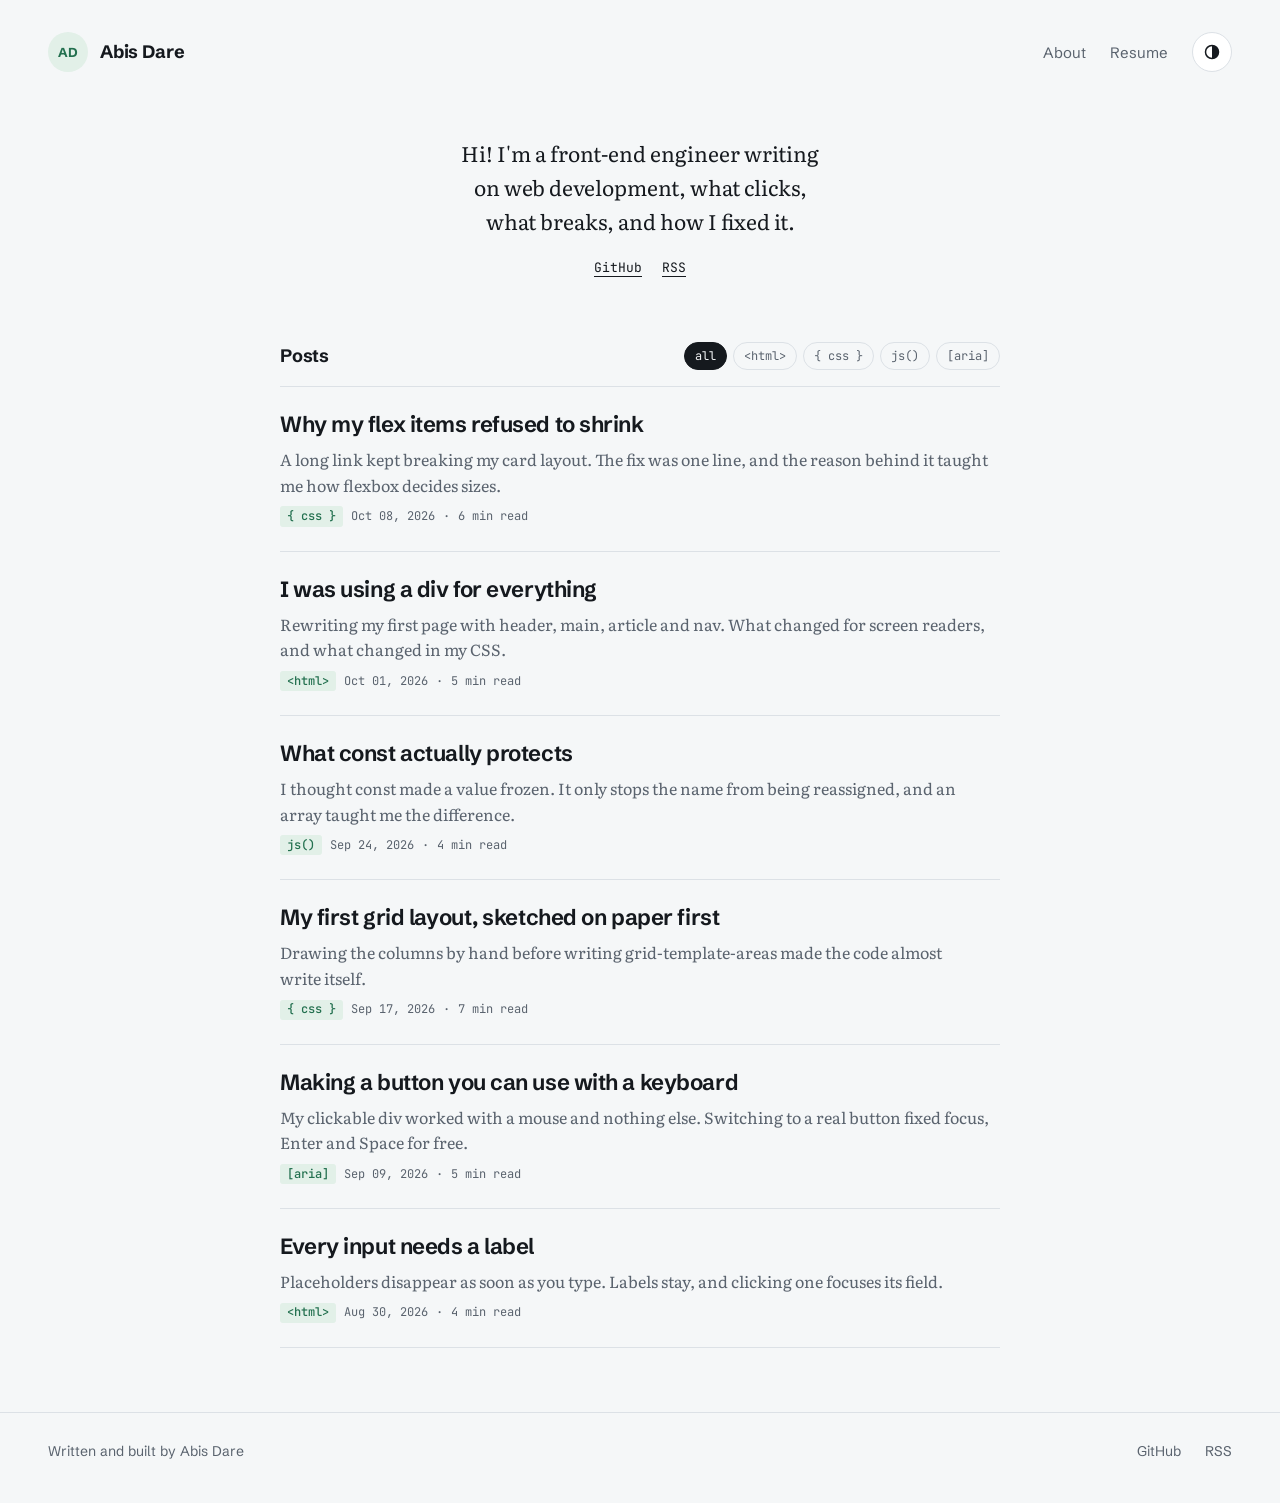
<file: index.html>
<!doctype html>
<html lang="en">
<head>
  <meta charset="utf-8">
  <meta name="viewport" content="width=device-width, initial-scale=1">
  <title>Abis · Learning front-end</title>
  <meta name="description" content="Notes from learning front-end web development: HTML, CSS, JavaScript and accessibility.">
  <link rel="preconnect" href="https://fonts.googleapis.com">
  <link rel="preconnect" href="https://fonts.gstatic.com" crossorigin>
  <link rel="stylesheet" href="https://fonts.googleapis.com/css2?family=JetBrains+Mono:wght@400;500&family=Literata:opsz,wght@7..72,400..600&family=Schibsted+Grotesk:wght@400..900&display=swap">
  <link rel="stylesheet" href="styles.css">
</head>
<body>
  <!--PAGE-->
  <header class="site-header">
    <div class="bar">
      <a class="logo" href="index.html" aria-label="Abis Dare, home">
        <span class="avatar" aria-hidden="true">AD</span>
        Abis Dare
      </a>
      <nav class="site-nav" aria-label="Main">
        <a href="about.html">About</a>
        <a href="resume.html">Resume</a>
        <button class="theme-toggle" type="button" aria-label="Switch light or dark theme">
          <svg viewBox="0 0 16 16" aria-hidden="true"><circle cx="8" cy="8" r="6.5" fill="none" stroke="currentColor" stroke-width="1.5"/><path d="M8 1.5a6.5 6.5 0 0 1 0 13z" fill="currentColor"/></svg>
        </button>
      </nav>
    </div>
  </header>

  <main>
    <section class="intro wrap" aria-labelledby="name">
      <h1 class="visually-hidden" id="name">Abis Dare</h1>
      <p class="tagline">Hi! I'm a front-end engineer writing on web development, what clicks, what breaks, and how I fixed it.</p>
      <p class="intro-links"><a href="#">GitHub</a><a href="#">RSS</a></p>

    </section>

    <section class="posts wrap" aria-labelledby="posts-heading">
      <div class="section-head">
        <h2 id="posts-heading">Posts</h2>
        <div class="filters" role="group" aria-label="Filter posts by topic">
          <button class="filter" type="button" data-topic="all" aria-pressed="true">all</button>
          <button class="filter" type="button" data-topic="html" aria-pressed="false">&lt;html&gt;</button>
          <button class="filter" type="button" data-topic="css" aria-pressed="false">{ css }</button>
          <button class="filter" type="button" data-topic="js" aria-pressed="false">js()</button>
          <button class="filter" type="button" data-topic="a11y" aria-pressed="false">[aria]</button>
        </div>
      </div>

      <ol class="post-list" reversed>
        <li class="post-item" data-topic="css">
          <a href="post.html">
            <h3 class="post-title"><span>Why my flex items refused to shrink</span></h3>
            <p class="post-summary">A long link kept breaking my card layout. The fix was one line, and the reason behind it taught me how flexbox decides sizes.</p>
            <div class="post-meta"><span class="tag">{ css }</span><time class="post-date" datetime="2026-10-08">Oct 08, 2026</time><span aria-hidden="true">·</span><span>6 min read</span></div>
          </a>
        </li>
        <li class="post-item" data-topic="html">
          <a href="post.html">
            <h3 class="post-title"><span>I was using a div for everything</span></h3>
            <p class="post-summary">Rewriting my first page with header, main, article and nav. What changed for screen readers, and what changed in my CSS.</p>
            <div class="post-meta"><span class="tag">&lt;html&gt;</span><time class="post-date" datetime="2026-10-01">Oct 01, 2026</time><span aria-hidden="true">·</span><span>5 min read</span></div>
          </a>
        </li>
        <li class="post-item" data-topic="js">
          <a href="post.html">
            <h3 class="post-title"><span>What const actually protects</span></h3>
            <p class="post-summary">I thought const made a value frozen. It only stops the name from being reassigned, and an array taught me the difference.</p>
            <div class="post-meta"><span class="tag">js()</span><time class="post-date" datetime="2026-09-24">Sep 24, 2026</time><span aria-hidden="true">·</span><span>4 min read</span></div>
          </a>
        </li>
        <li class="post-item" data-topic="css">
          <a href="post.html">
            <h3 class="post-title"><span>My first grid layout, sketched on paper first</span></h3>
            <p class="post-summary">Drawing the columns by hand before writing grid-template-areas made the code almost write itself.</p>
            <div class="post-meta"><span class="tag">{ css }</span><time class="post-date" datetime="2026-09-17">Sep 17, 2026</time><span aria-hidden="true">·</span><span>7 min read</span></div>
          </a>
        </li>
        <li class="post-item" data-topic="a11y">
          <a href="post.html">
            <h3 class="post-title"><span>Making a button you can use with a keyboard</span></h3>
            <p class="post-summary">My clickable div worked with a mouse and nothing else. Switching to a real button fixed focus, Enter and Space for free.</p>
            <div class="post-meta"><span class="tag">[aria]</span><time class="post-date" datetime="2026-09-09">Sep 09, 2026</time><span aria-hidden="true">·</span><span>5 min read</span></div>
          </a>
        </li>
        <li class="post-item" data-topic="html">
          <a href="post.html">
            <h3 class="post-title"><span>Every input needs a label</span></h3>
            <p class="post-summary">Placeholders disappear as soon as you type. Labels stay, and clicking one focuses its field.</p>
            <div class="post-meta"><span class="tag">&lt;html&gt;</span><time class="post-date" datetime="2026-08-30">Aug 30, 2026</time><span aria-hidden="true">·</span><span>4 min read</span></div>
          </a>
        </li>
      </ol>
      <p class="empty" hidden>No posts on this topic yet.</p>
    </section>
  </main>

  <footer class="site-footer">
    <div class="bar">
      <p>Written and built by Abis Dare</p>
      <nav aria-label="Elsewhere">
        <a href="#">GitHub</a>
        <a href="#">RSS</a>
      </nav>
    </div>
  </footer>
  <!--/PAGE-->

  <script src="script.js"></script>
</body>
</html>
</file>
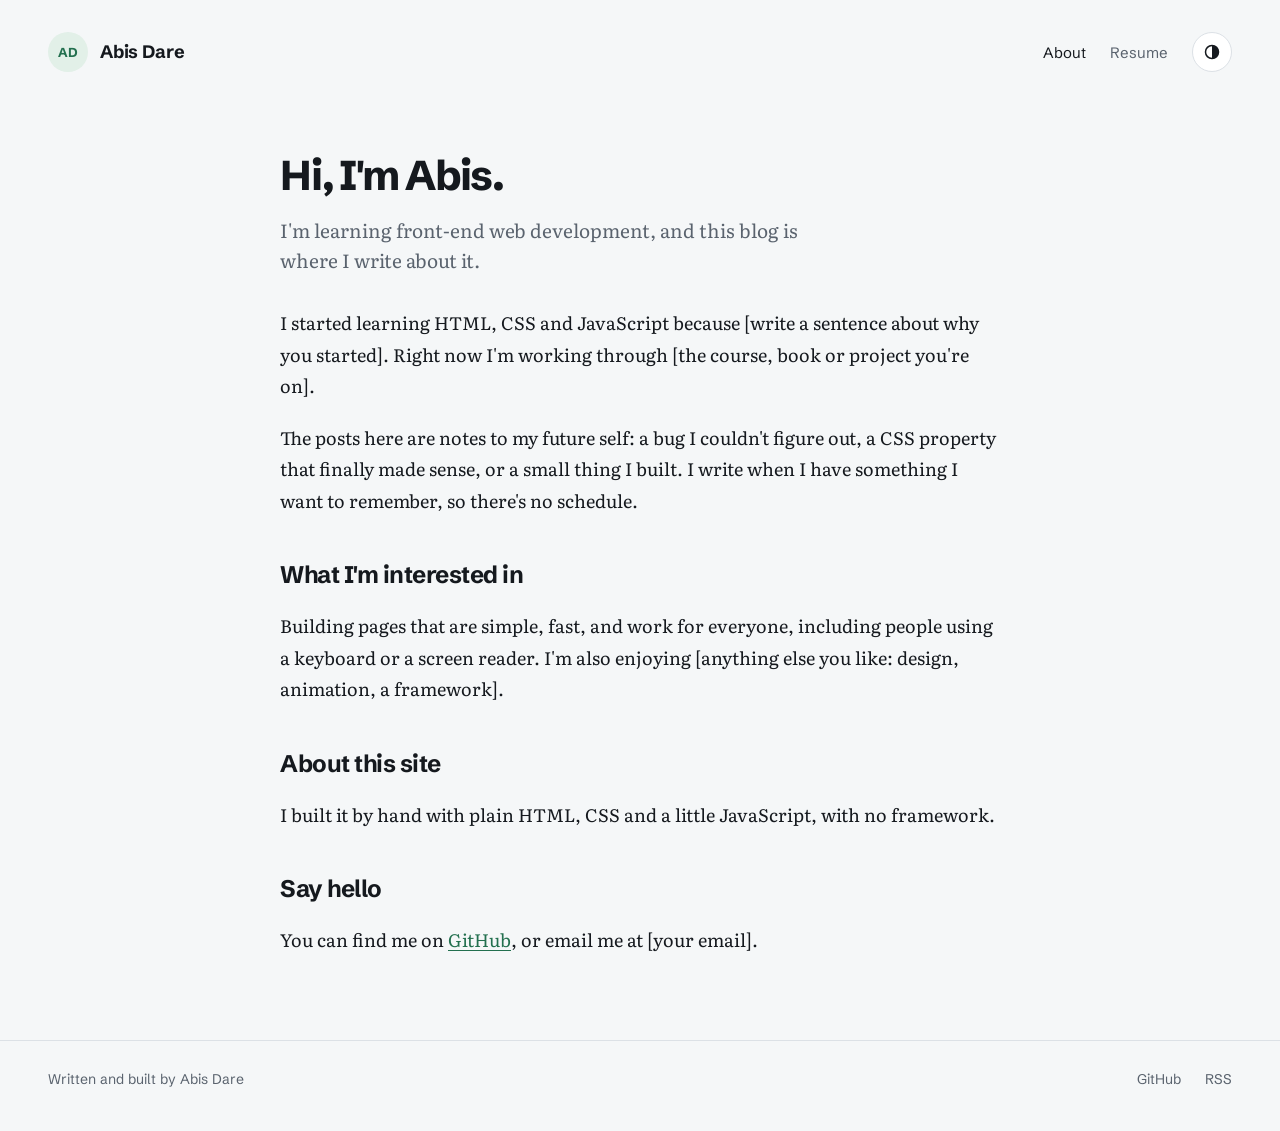
<file: about.html>
<!doctype html>
<html lang="en">
<head>
  <meta charset="utf-8">
  <meta name="viewport" content="width=device-width, initial-scale=1">
  <title>About · Abis</title>
  <meta name="description" content="About Abis and this blog.">
  <link rel="preconnect" href="https://fonts.googleapis.com">
  <link rel="preconnect" href="https://fonts.gstatic.com" crossorigin>
  <link rel="stylesheet" href="https://fonts.googleapis.com/css2?family=JetBrains+Mono:wght@400;500&family=Literata:opsz,wght@7..72,400..600&family=Schibsted+Grotesk:wght@400..900&display=swap">
  <link rel="stylesheet" href="styles.css">
</head>
<body>
  <!--PAGE-->
  <header class="site-header">
    <div class="bar">
      <a class="logo" href="index.html" aria-label="Abis Dare, home">
        <span class="avatar" aria-hidden="true">AD</span>
        Abis Dare
      </a>
      <nav class="site-nav" aria-label="Main">
        <a href="about.html" aria-current="page">About</a>
        <a href="resume.html">Resume</a>
        <button class="theme-toggle" type="button" aria-label="Switch light or dark theme">
          <svg viewBox="0 0 16 16" aria-hidden="true"><circle cx="8" cy="8" r="6.5" fill="none" stroke="currentColor" stroke-width="1.5"/><path d="M8 1.5a6.5 6.5 0 0 1 0 13z" fill="currentColor"/></svg>
        </button>
      </nav>
    </div>
  </header>

  <main class="page wrap">
    <header class="page-head">
      <h1>Hi, I'm Abis.</h1>
      <p class="lede">I'm learning front-end web development, and this blog is where I write about it.</p>
    </header>

    <div class="prose">
      <p>I started learning HTML, CSS and JavaScript because [write a sentence about why you started]. Right now I'm working through [the course, book or project you're on].</p>

      <p>The posts here are notes to my future self: a bug I couldn't figure out, a CSS property that finally made sense, or a small thing I built. I write when I have something I want to remember, so there's no schedule.</p>

      <h2>What I'm interested in</h2>
      <p>Building pages that are simple, fast, and work for everyone, including people using a keyboard or a screen reader. I'm also enjoying [anything else you like: design, animation, a framework].</p>

      <h2>About this site</h2>
      <p>I built it by hand with plain HTML, CSS and a little JavaScript, with no framework.</p>

      <h2>Say hello</h2>
      <p>You can find me on <a href="#">GitHub</a>, or email me at [your email].</p>
    </div>
  </main>

  <footer class="site-footer">
    <div class="bar">
      <p>Written and built by Abis Dare</p>
      <nav aria-label="Elsewhere">
        <a href="#">GitHub</a>
        <a href="#">RSS</a>
      </nav>
    </div>
  </footer>
  <!--/PAGE-->

  <script src="script.js"></script>
</body>
</html>
</file>
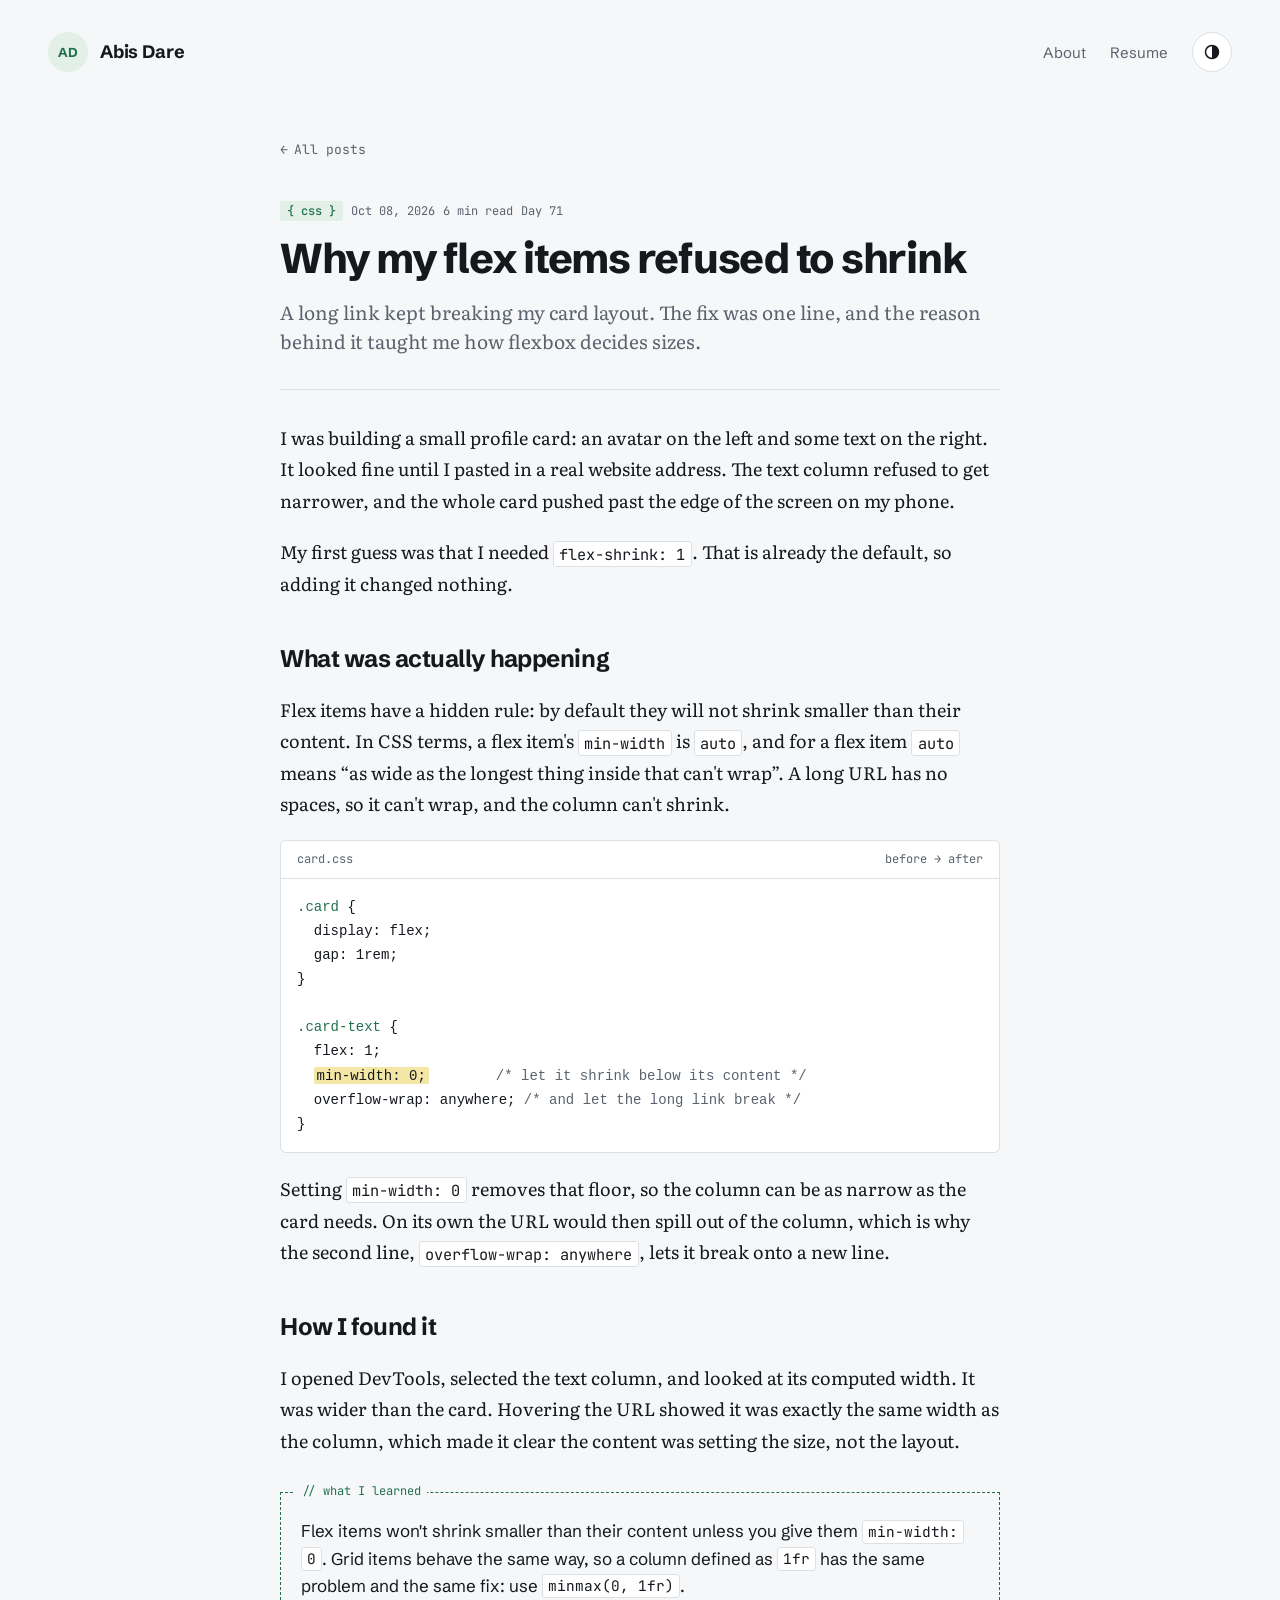
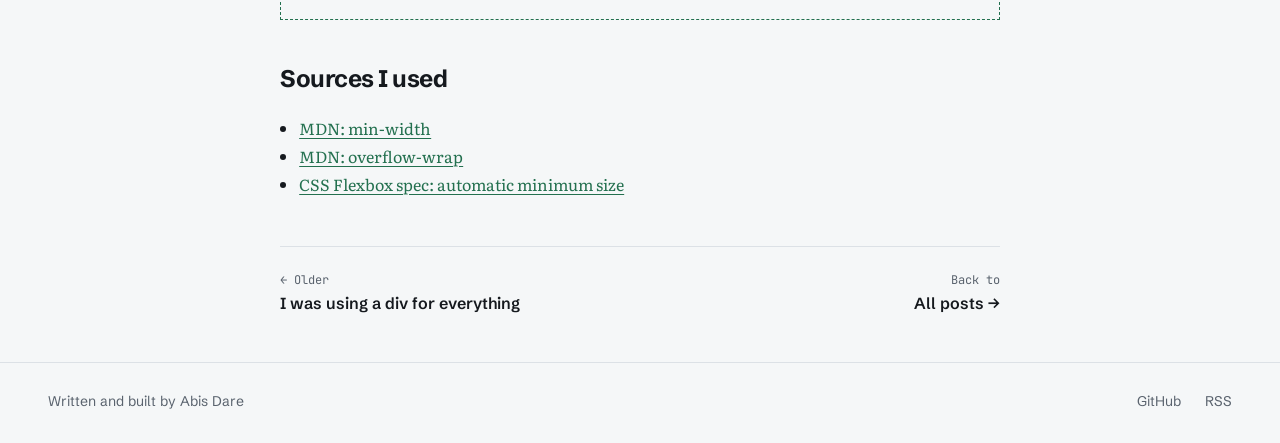
<file: post.html>
<!doctype html>
<html lang="en">
<head>
  <meta charset="utf-8">
  <meta name="viewport" content="width=device-width, initial-scale=1">
  <title>Why my flex items refused to shrink · Abis</title>
  <meta name="description" content="A long link kept breaking my card layout. The fix was min-width: 0.">
  <link rel="preconnect" href="https://fonts.googleapis.com">
  <link rel="preconnect" href="https://fonts.gstatic.com" crossorigin>
  <link rel="stylesheet" href="https://fonts.googleapis.com/css2?family=JetBrains+Mono:wght@400;500&family=Literata:opsz,wght@7..72,400..600&family=Schibsted+Grotesk:wght@400..900&display=swap">
  <link rel="stylesheet" href="styles.css">
</head>
<body>
  <!--PAGE-->
  <header class="site-header">
    <div class="bar">
      <a class="logo" href="index.html" aria-label="Abis Dare, home">
        <span class="avatar" aria-hidden="true">AD</span>
        Abis Dare
      </a>
      <nav class="site-nav" aria-label="Main">
        <a href="about.html">About</a>
        <a href="resume.html">Resume</a>
        <button class="theme-toggle" type="button" aria-label="Switch light or dark theme">
          <svg viewBox="0 0 16 16" aria-hidden="true"><circle cx="8" cy="8" r="6.5" fill="none" stroke="currentColor" stroke-width="1.5"/><path d="M8 1.5a6.5 6.5 0 0 1 0 13z" fill="currentColor"/></svg>
        </button>
      </nav>
    </div>
  </header>

  <main class="article wrap">
    <a class="back" href="index.html"><span aria-hidden="true">←</span> All posts</a>

    <article>
      <header class="article-head">
        <div class="post-meta">
          <span class="tag">{ css }</span>
          <time datetime="2026-10-08">Oct 08, 2026</time>
          <span>6 min read</span>
          <span>Day 71</span>
        </div>
        <h1>Why my flex items refused to shrink</h1>
        <p class="lede">A long link kept breaking my card layout. The fix was one line, and the reason behind it taught me how flexbox decides sizes.</p>
      </header>

      <div class="prose">
        <p>I was building a small profile card: an avatar on the left and some text on the right. It looked fine until I pasted in a real website address. The text column refused to get narrower, and the whole card pushed past the edge of the screen on my phone.</p>

        <p>My first guess was that I needed <code>flex-shrink: 1</code>. That is already the default, so adding it changed nothing.</p>

        <h2>What was actually happening</h2>

        <p>Flex items have a hidden rule: by default they will not shrink smaller than their content. In CSS terms, a flex item's <code>min-width</code> is <code>auto</code>, and for a flex item <code>auto</code> means “as wide as the longest thing inside that can't wrap”. A long URL has no spaces, so it can't wrap, and the column can't shrink.</p>

        <figure class="code">
          <figcaption><span>card.css</span><span>before → after</span></figcaption>
<pre><code><span class="k">.card</span> {
  display: flex;
  gap: 1rem;
}

<span class="k">.card-text</span> {
  flex: 1;
  <mark>min-width: 0;</mark>        <span class="c">/* let it shrink below its content */</span>
  overflow-wrap: anywhere; <span class="c">/* and let the long link break */</span>
}</code></pre>
        </figure>

        <p>Setting <code>min-width: 0</code> removes that floor, so the column can be as narrow as the card needs. On its own the URL would then spill out of the column, which is why the second line, <code>overflow-wrap: anywhere</code>, lets it break onto a new line.</p>

        <h2>How I found it</h2>

        <p>I opened DevTools, selected the text column, and looked at its computed width. It was wider than the card. Hovering the URL showed it was exactly the same width as the column, which made it clear the content was setting the size, not the layout.</p>

        <div class="takeaway">
          <p>Flex items won't shrink smaller than their content unless you give them <code>min-width: 0</code>. Grid items behave the same way, so a column defined as <code>1fr</code> has the same problem and the same fix: use <code>minmax(0, 1fr)</code>.</p>
        </div>

        <h2>Sources I used</h2>
        <ul class="sources">
          <li><a href="https://developer.mozilla.org/en-US/docs/Web/CSS/min-width">MDN: min-width</a></li>
          <li><a href="https://developer.mozilla.org/en-US/docs/Web/CSS/overflow-wrap">MDN: overflow-wrap</a></li>
          <li><a href="https://www.w3.org/TR/css-flexbox-1/#min-size-auto">CSS Flexbox spec: automatic minimum size</a></li>
        </ul>
      </div>

      <nav class="post-nav" aria-label="More posts">
        <a class="prev" href="post.html">
          <small>← Older</small>
          <strong>I was using a div for everything</strong>
        </a>
        <a class="next" href="index.html">
          <small>Back to</small>
          <strong>All posts →</strong>
        </a>
      </nav>
    </article>
  </main>

  <footer class="site-footer">
    <div class="bar">
      <p>Written and built by Abis Dare</p>
      <nav aria-label="Elsewhere">
        <a href="#">GitHub</a>
        <a href="#">RSS</a>
      </nav>
    </div>
  </footer>
  <!--/PAGE-->

  <script src="script.js"></script>
</body>
</html>
</file>
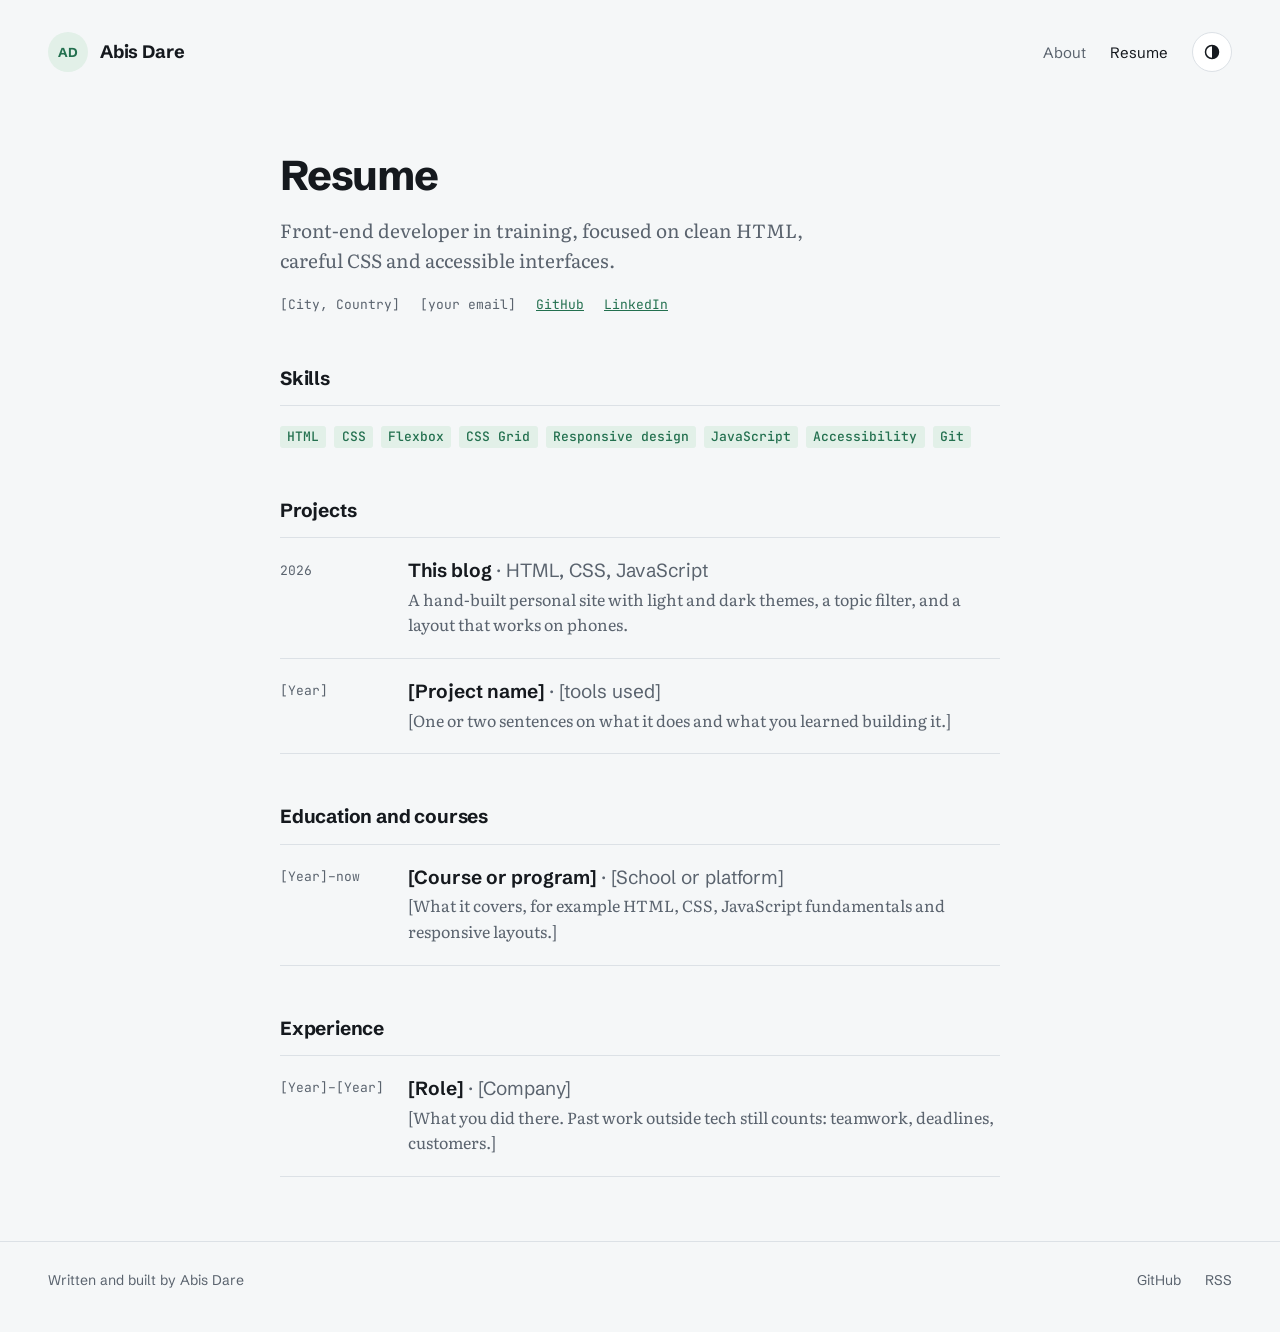
<file: resume.html>
<!doctype html>
<html lang="en">
<head>
  <meta charset="utf-8">
  <meta name="viewport" content="width=device-width, initial-scale=1">
  <title>Resume · Abis</title>
  <meta name="description" content="Resume of Abis, front-end developer in training.">
  <link rel="preconnect" href="https://fonts.googleapis.com">
  <link rel="preconnect" href="https://fonts.gstatic.com" crossorigin>
  <link rel="stylesheet" href="https://fonts.googleapis.com/css2?family=JetBrains+Mono:wght@400;500&family=Literata:opsz,wght@7..72,400..600&family=Schibsted+Grotesk:wght@400..900&display=swap">
  <link rel="stylesheet" href="styles.css">
</head>
<body>
  <!--PAGE-->
  <header class="site-header">
    <div class="bar">
      <a class="logo" href="index.html" aria-label="Abis Dare, home">
        <span class="avatar" aria-hidden="true">AD</span>
        Abis Dare
      </a>
      <nav class="site-nav" aria-label="Main">
        <a href="about.html">About</a>
        <a href="resume.html" aria-current="page">Resume</a>
        <button class="theme-toggle" type="button" aria-label="Switch light or dark theme">
          <svg viewBox="0 0 16 16" aria-hidden="true"><circle cx="8" cy="8" r="6.5" fill="none" stroke="currentColor" stroke-width="1.5"/><path d="M8 1.5a6.5 6.5 0 0 1 0 13z" fill="currentColor"/></svg>
        </button>
      </nav>
    </div>
  </header>

  <main class="page wrap">
    <header class="page-head">
      <h1>Resume</h1>
      <p class="lede">Front-end developer in training, focused on clean HTML, careful CSS and accessible interfaces.</p>
      <div class="contact">
        <span>[City, Country]</span>
        <span>[your email]</span>
        <a href="#">GitHub</a>
        <a href="#">LinkedIn</a>
      </div>
    </header>

    <section class="resume-section" aria-labelledby="skills">
      <h2 id="skills">Skills</h2>
      <ul class="skills">
        <li class="tag">HTML</li>
        <li class="tag">CSS</li>
        <li class="tag">Flexbox</li>
        <li class="tag">CSS Grid</li>
        <li class="tag">Responsive design</li>
        <li class="tag">JavaScript</li>
        <li class="tag">Accessibility</li>
        <li class="tag">Git</li>
      </ul>
    </section>

    <section class="resume-section" aria-labelledby="projects">
      <h2 id="projects">Projects</h2>
      <ul class="entries">
        <li class="entry">
          <span class="entry-when">2026</span>
          <h3>This blog <span>· HTML, CSS, JavaScript</span></h3>
          <p>A hand-built personal site with light and dark themes, a topic filter, and a layout that works on phones.</p>
        </li>
        <li class="entry">
          <span class="entry-when">[Year]</span>
          <h3>[Project name] <span>· [tools used]</span></h3>
          <p>[One or two sentences on what it does and what you learned building it.]</p>
        </li>
      </ul>
    </section>

    <section class="resume-section" aria-labelledby="learning">
      <h2 id="learning">Education and courses</h2>
      <ul class="entries">
        <li class="entry">
          <span class="entry-when">[Year]–now</span>
          <h3>[Course or program] <span>· [School or platform]</span></h3>
          <p>[What it covers, for example HTML, CSS, JavaScript fundamentals and responsive layouts.]</p>
        </li>
      </ul>
    </section>

    <section class="resume-section" aria-labelledby="experience">
      <h2 id="experience">Experience</h2>
      <ul class="entries">
        <li class="entry">
          <span class="entry-when">[Year]–[Year]</span>
          <h3>[Role] <span>· [Company]</span></h3>
          <p>[What you did there. Past work outside tech still counts: teamwork, deadlines, customers.]</p>
        </li>
      </ul>
    </section>
  </main>

  <footer class="site-footer">
    <div class="bar">
      <p>Written and built by Abis Dare</p>
      <nav aria-label="Elsewhere">
        <a href="#">GitHub</a>
        <a href="#">RSS</a>
      </nav>
    </div>
  </footer>
  <!--/PAGE-->

  <script src="script.js"></script>
</body>
</html>
</file>
<file: styles.css>
/* Layout: header and footer run edge to edge; everything else sits in one
   calm, centred reading column. */
:root {
  --bg: #f5f7f8;
  --surface: #ffffff;
  --ink: #15191e;
  --muted: #5a636e;
  --line: #dce1e6;
  --accent: #23704f;
  --accent-soft: #e2f0e8;

  --highlight: #f4e7a6;

  --font-display: "Schibsted Grotesk", "Helvetica Neue", Arial, sans-serif;
  --font-body: "Literata", Georgia, "Times New Roman", serif;
  --font-mono: "JetBrains Mono", ui-monospace, "SFMono-Regular", Menlo, monospace;

  --step--1: 0.8125rem;
  --step-0: 1rem;
  --step-1: 1.1875rem;
  --step-2: 1.5rem;
  --step-3: clamp(1.9rem, 1.4rem + 2.2vw, 2.6rem);
  --step-4: clamp(2.6rem, 1.6rem + 5vw, 4.25rem);

  --column: 45rem;
  --gutter: clamp(1.25rem, 4vw, 3rem);
}

@media (prefers-color-scheme: dark) {
  :root:not([data-theme="light"]) {
    --bg: #101317;
    --surface: #161a1f;
    --ink: #e6e9ec;
    --muted: #98a1ab;
    --line: #272d34;
    --accent: #78d2a5;
    --accent-soft: #1a2c24;
    --highlight: #4a4220;
    color-scheme: dark;
  }
}

:root[data-theme="dark"] {
  --bg: #101317;
  --surface: #161a1f;
  --ink: #e6e9ec;
  --muted: #98a1ab;
  --line: #272d34;
  --accent: #78d2a5;
  --accent-soft: #1a2c24;
  --highlight: #4a4220;
  color-scheme: dark;
}

*,
*::before,
*::after { box-sizing: border-box; }

html { -webkit-text-size-adjust: 100%; }

body {
  margin: 0;
  background: var(--bg);
  color: var(--ink);
  font-family: var(--font-display);
  font-size: var(--step-0);
  line-height: 1.55;
}

a { color: inherit; }

:focus-visible {
  outline: 2px solid var(--accent);
  outline-offset: 3px;
  border-radius: 2px;
}

.wrap {
  max-width: calc(var(--column) + 2 * var(--gutter));
  margin-inline: auto;
  padding-inline: var(--gutter);
}

/* header and footer bars span the full page width */
.bar {
  display: flex;
  align-items: center;
  justify-content: space-between;
  gap: 1rem 1.5rem;
  flex-wrap: wrap;
  padding-inline: var(--gutter);
}

.visually-hidden {
  position: absolute;
  width: 1px;
  height: 1px;
  overflow: hidden;
  clip: rect(0 0 0 0);
  white-space: nowrap;
}

/* ---------- header ---------- */

.site-header {
  padding-block: 2rem;
}

.logo {
  display: inline-flex;
  align-items: center;
  gap: 0.75rem;
  font-weight: 700;
  font-size: 1.125rem;
  line-height: 1;
  letter-spacing: -0.01em;
  text-decoration: none;
}

/* round photo spot; swap the initials for an <img> when there is a photo */
.avatar {
  display: grid;
  place-items: center;
  flex: none;
  width: 2.5rem;
  height: 2.5rem;
  border-radius: 50%;
  overflow: hidden;
  background: var(--accent-soft);
  color: var(--accent);
  font-size: 0.8125rem;
  font-weight: 700;
}
.avatar img {
  width: 100%;
  height: 100%;
  object-fit: cover;
}

.site-nav {
  display: flex;
  align-items: center;
  gap: 1.5rem;
  font-size: 0.9375rem;
  line-height: 1;
}

.site-nav a {
  text-decoration: none;
  color: var(--muted);
}
.site-nav a:hover,
.site-nav a[aria-current="page"] { color: var(--ink); }

.theme-toggle {
  display: inline-grid;
  place-items: center;
  width: 2.5rem;
  height: 2.5rem;
  padding: 0;
  border: 1px solid var(--line);
  border-radius: 50%;
  background: var(--surface);
  color: var(--ink);
  cursor: pointer;
}
.theme-toggle:hover { border-color: var(--muted); }
.theme-toggle svg { width: 1rem; height: 1rem; }

/* ---------- home: intro ---------- */

.intro {
  display: flex;
  flex-direction: column;
  align-items: center;
  gap: 1.25rem;
  padding-block: 2rem 4rem;
  text-align: center;
}

.tagline {
  margin: 0;
  max-width: 32.5rem;
  font-family: var(--font-body);
  font-size: 1.3125rem;
  line-height: 1.62;
  text-wrap: balance;
}

.intro-links {
  display: flex;
  gap: 1.25rem;
  margin: 0;
  font-family: var(--font-mono);
  font-size: var(--step--1);
}
.intro-links a { text-underline-offset: 4px; }
.intro-links a:hover { color: var(--accent); }

/* ---------- home: post list ---------- */

.posts {
  padding-block: 0 4rem;
}

.section-head {
  display: flex;
  align-items: center;
  justify-content: space-between;
  gap: 1rem;
  flex-wrap: wrap;
  padding-bottom: 1rem;
  border-bottom: 1px solid var(--line);
}

.section-head h2 {
  margin: 0;
  font-size: 1.125rem;
  line-height: 1.75rem;
  font-weight: 700;
  letter-spacing: -0.01em;
}

.filters {
  display: flex;
  flex-wrap: wrap;
  gap: 0.375rem;
}

.filter {
  font: inherit;
  font-family: var(--font-mono);
  font-size: 0.75rem;
  height: 1.75rem;
  padding: 0 0.625rem;
  border: 1px solid var(--line);
  border-radius: 999px;
  background: transparent;
  color: var(--muted);
  cursor: pointer;
}
.filter:hover { color: var(--ink); border-color: var(--muted); }
.filter[aria-pressed="true"] {
  background: var(--ink);
  border-color: var(--ink);
  color: var(--bg);
}

.post-list {
  list-style: none;
  margin: 0;
  padding: 0;
}

.post-item a {
  display: flex;
  flex-direction: column;
  gap: 0.5rem;
  padding-block: 1.5rem;
  border-bottom: 1px solid var(--line);
  text-decoration: none;
}

.post-date {
  font-variant-numeric: tabular-nums;
}

.post-title {
  margin: 0;
  font-size: 1.375rem;
  font-weight: 650;
  line-height: 1.75rem;
  letter-spacing: -0.02em;
  text-wrap: balance;
}
.post-title span {
  background-image: linear-gradient(var(--accent), var(--accent));
  background-size: 0 2px;
  background-position: 0 100%;
  background-repeat: no-repeat;
  transition: background-size 0.25s ease;
}
.post-item a:hover .post-title span,
.post-item a:focus-visible .post-title span { background-size: 100% 2px; }

.post-summary {
  margin: 0;
  font-family: var(--font-body);
  color: var(--muted);
  line-height: 1.6;
  text-wrap: pretty;
}

.post-meta {
  display: flex;
  flex-wrap: wrap;
  align-items: center;
  gap: 0.5rem;
  font-family: var(--font-mono);
  font-size: 0.75rem;
  color: var(--muted);
}

/* topic tags are written the way each language would write them */
.tag {
  display: inline-block;
  padding: 0.05rem 0.45rem;
  border-radius: 3px;
  background: var(--accent-soft);
  color: var(--accent);
  font-family: var(--font-mono);
  font-size: var(--step--1);
  font-weight: 500;
  white-space: nowrap;
}

.post-meta .tag { font-size: inherit; }

.empty {
  padding-block: 2rem;
  color: var(--muted);
  font-family: var(--font-mono);
  font-size: var(--step--1);
}

/* ---------- single post ---------- */

.article {
  padding-block: 2rem 3rem;
}

.back {
  display: inline-flex;
  gap: 0.4rem;
  font-family: var(--font-mono);
  font-size: var(--step--1);
  color: var(--muted);
  text-decoration: none;
}
.back:hover { color: var(--ink); }

.article-head {
  padding-block: 2.5rem 2rem;
  border-bottom: 1px solid var(--line);
}

.article-head h1 {
  margin: 0.9rem 0 0;
  font-size: var(--step-3);
  font-weight: 750;
  line-height: 1.12;
  letter-spacing: -0.03em;
  text-wrap: balance;
}

.article-head .lede {
  margin: 1rem 0 0;
  font-family: var(--font-body);
  font-size: var(--step-1);
  color: var(--muted);
  line-height: 1.55;
  text-wrap: pretty;
}

.prose {
  padding-top: 2rem;
  font-family: var(--font-body);
  font-size: 1.125rem;
  line-height: 1.75;
}
.prose > * { margin-block: 0 1.25rem; }
.prose h2 {
  margin-top: 2.75rem;
  font-family: var(--font-display);
  font-size: var(--step-2);
  font-weight: 700;
  line-height: 1.25;
  letter-spacing: -0.02em;
}
.prose a {
  color: var(--accent);
  text-decoration-thickness: 1px;
  text-underline-offset: 3px;
}
.prose :not(pre) > code {
  font-family: var(--font-mono);
  font-size: 0.85em;
  padding: 0.1em 0.35em;
  border-radius: 3px;
  -webkit-box-decoration-break: clone;
  box-decoration-break: clone;
  background: var(--surface);
  border: 1px solid var(--line);
}

.code {
  margin-inline: 0;
  border: 1px solid var(--line);
  border-radius: 6px;
  background: var(--surface);
  overflow: hidden;
}
.code figcaption {
  display: flex;
  justify-content: space-between;
  padding: 0.5rem 1rem;
  border-bottom: 1px solid var(--line);
  font-family: var(--font-mono);
  font-size: 0.75rem;
  color: var(--muted);
}
.code pre {
  margin: 0;
  padding: 1rem;
  overflow-x: auto;
  font-family: var(--font-mono);
  font-size: 0.875rem;
  line-height: 1.65;
}
.code .c { color: var(--muted); }
.code .k { color: var(--accent); }
.code mark {
  background: var(--highlight);
  color: inherit;
  padding: 0.05em 0.2em;
  border-radius: 2px;
}

/* the takeaway box is drawn like an element outline in the inspector */
.takeaway {
  position: relative;
  margin-top: 2.25rem;
  padding: 1.5rem 1.25rem 1.25rem;
  border: 1.5px dashed var(--accent);
  font-family: var(--font-display);
  font-size: 1.0625rem;
  line-height: 1.6;
}
.takeaway::before {
  content: "// what I learned";
  position: absolute;
  top: -0.7rem;
  left: 0.9rem;
  padding-inline: 0.4rem;
  background: var(--bg);
  font-family: var(--font-mono);
  font-size: 0.75rem;
  color: var(--accent);
}
.takeaway p { margin: 0; }

.sources {
  padding-left: 1.2rem;
  font-size: 1rem;
}

.post-nav {
  display: grid;
  grid-template-columns: repeat(2, minmax(0, 1fr));
  gap: 1rem;
  margin-top: 3rem;
  padding-top: 1.5rem;
  border-top: 1px solid var(--line);
}
.post-nav a {
  display: grid;
  gap: 0.25rem;
  text-decoration: none;
}
.post-nav .next { text-align: right; }
.post-nav small {
  font-family: var(--font-mono);
  font-size: 0.75rem;
  color: var(--muted);
}
.post-nav strong {
  font-weight: 600;
  line-height: 1.3;
  text-wrap: balance;
}
.post-nav a:hover strong { color: var(--accent); }

/* ---------- about and resume ---------- */

.page {
  padding-block: 3rem 4rem;
}

.page-head h1 {
  margin: 0;
  font-size: var(--step-3);
  font-weight: 750;
  line-height: 1.12;
  letter-spacing: -0.03em;
  text-wrap: balance;
}

.page-head .lede {
  margin: 1rem 0 0;
  max-width: 34rem;
  font-family: var(--font-body);
  font-size: var(--step-1);
  line-height: 1.6;
  color: var(--muted);
  text-wrap: pretty;
}

.contact {
  margin-top: 1.25rem;
  display: flex;
  flex-wrap: wrap;
  gap: 0.5rem 1.25rem;
  font-family: var(--font-mono);
  font-size: var(--step--1);
  color: var(--muted);
}
.contact a { color: var(--accent); }

.resume-section {
  margin-top: 3rem;
}
.resume-section h2 {
  margin: 0;
  padding-bottom: 0.75rem;
  border-bottom: 1px solid var(--line);
  font-size: var(--step-1);
  font-weight: 700;
  letter-spacing: -0.01em;
}

.entries {
  list-style: none;
  margin: 0;
  padding: 0;
}
.entry {
  display: grid;
  grid-template-columns: 6.5rem minmax(0, 1fr);
  gap: 0.25rem 1.5rem;
  padding-block: 1.25rem;
  border-bottom: 1px solid var(--line);
}
.entry-when {
  grid-row: 1 / span 2;
  padding-top: 0.15rem;
  font-family: var(--font-mono);
  font-size: var(--step--1);
  color: var(--muted);
  font-variant-numeric: tabular-nums;
}
.entry h3 {
  margin: 0;
  font-size: var(--step-1);
  font-weight: 650;
  line-height: 1.3;
}
.entry h3 span {
  font-weight: 400;
  color: var(--muted);
}
.entry p {
  margin: 0;
  font-family: var(--font-body);
  color: var(--muted);
  line-height: 1.6;
}

.skills {
  display: flex;
  flex-wrap: wrap;
  gap: 0.5rem;
  margin: 1.25rem 0 0;
  padding: 0;
  list-style: none;
}

/* ---------- footer ---------- */

.site-footer {
  padding-block: 1.75rem 1.5rem;
  border-top: 1px solid var(--line);
  font-size: 0.875rem;
  color: var(--muted);
}
.site-footer .bar { padding-bottom: 1rem; }
.site-footer p { margin: 0; }
.site-footer nav {
  display: flex;
  gap: 1.5rem;
}
.site-footer a { text-decoration: none; }
.site-footer a:hover { color: var(--ink); }

/* ---------- small screens ---------- */

@media (max-width: 34rem) {
  .intro { padding-block: 1.5rem 3rem; }
  .post-nav { grid-template-columns: minmax(0, 1fr); }
  .post-nav .next { text-align: left; }
  .entry { grid-template-columns: minmax(0, 1fr); }
  .entry-when { grid-row: auto; padding-top: 0; }
}

@media (prefers-reduced-motion: reduce) {
  * { transition: none !important; }
}
</file>
